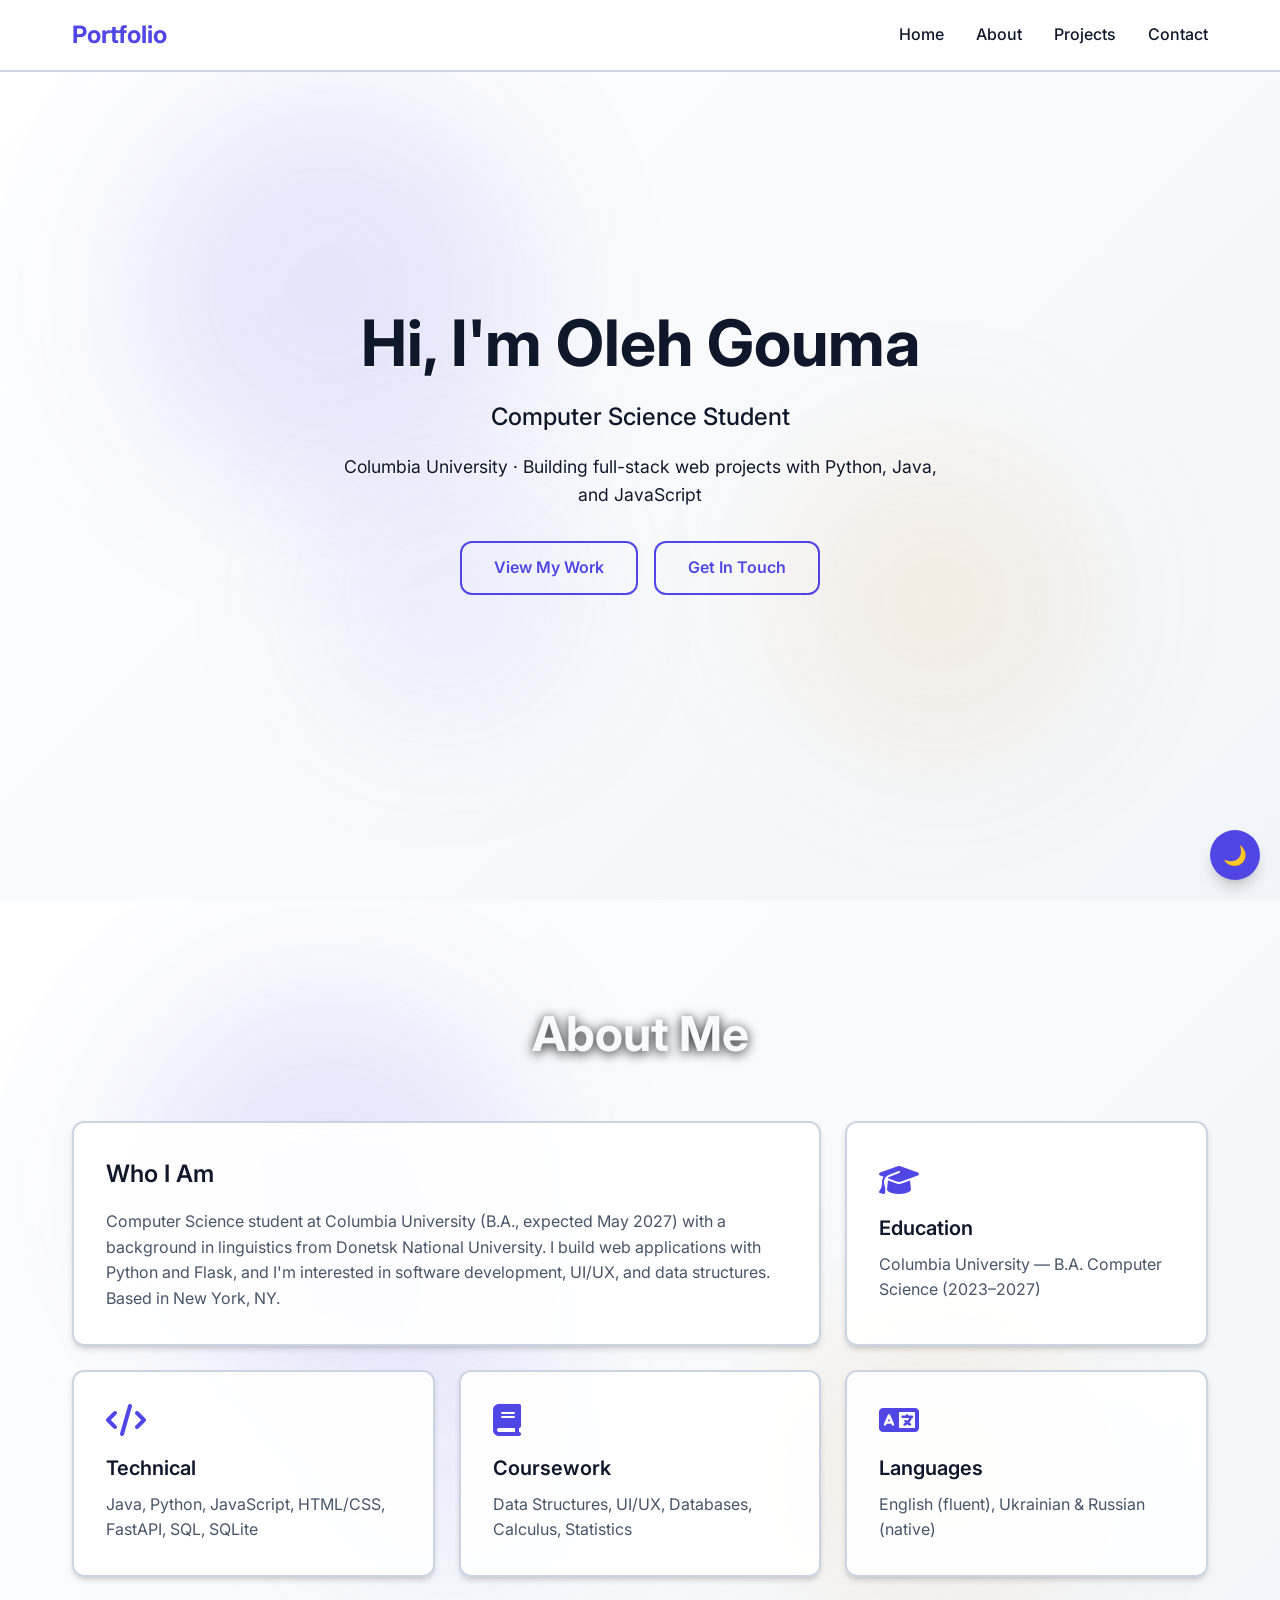
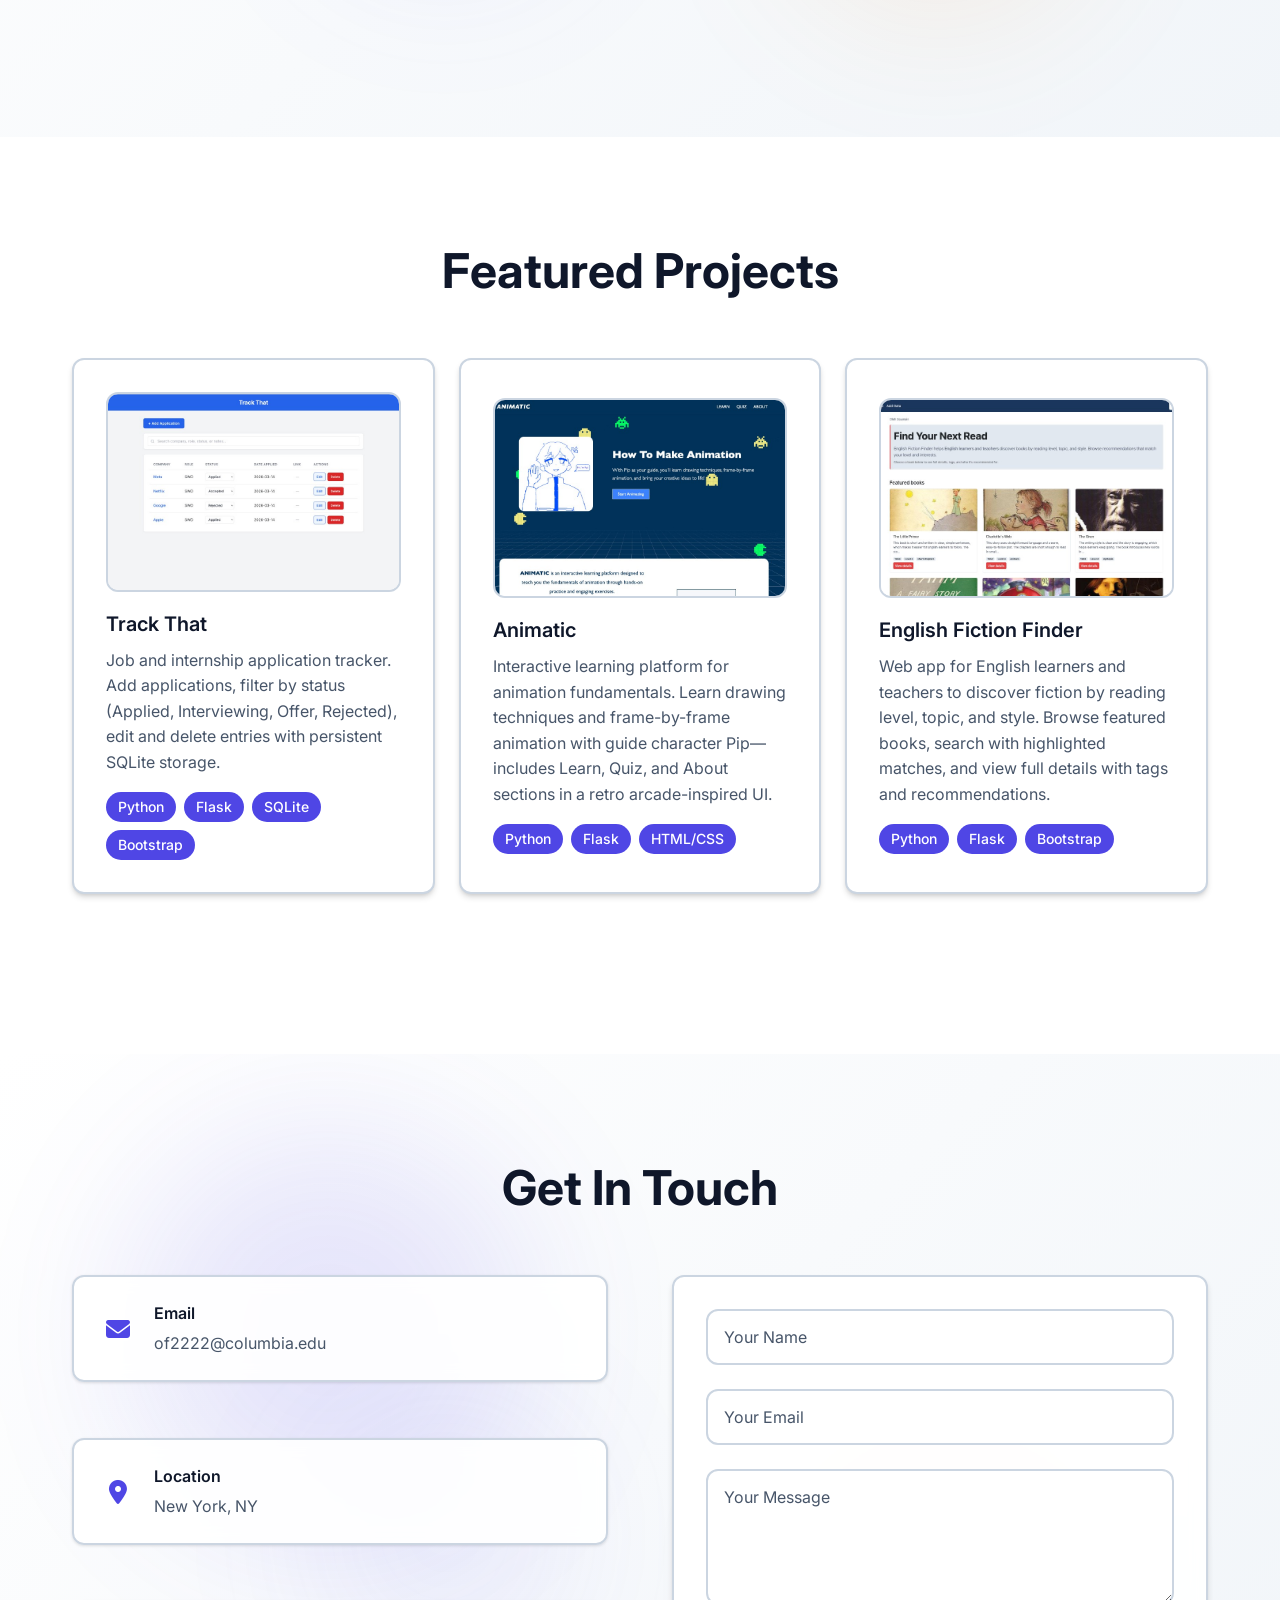
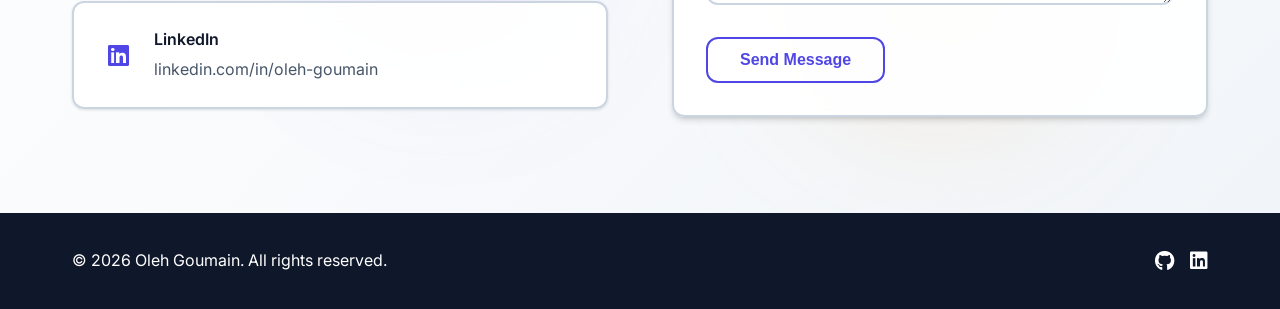
<file: Index.html>
<!DOCTYPE html>
<html lang="en">
<head>
    <meta charset="UTF-8">
    <meta name="viewport" content="width=device-width, initial-scale=1.0">
    <meta name="description" content="Oleh Goumain - Computer Science student at Columbia University. Portfolio of web projects and technical skills.">
    <title>Oleh Goumain - Portfolio</title>
    <link rel="stylesheet" href="index.css">
    <link href="https://fonts.googleapis.com/css2?family=Inter:wght@300;400;500;600;700&display=swap" rel="stylesheet">
    <link rel="stylesheet" href="https://cdnjs.cloudflare.com/ajax/libs/font-awesome/6.4.0/css/all.min.css">
</head>
<body>
    <!-- Navigation -->
    <nav class="navbar">
        <div class="nav-container">
            <div class="nav-logo">
                <span>Portfolio</span>
            </div>
            <ul class="nav-menu">
                <li><a href="#home" class="nav-link">Home</a></li>
                <li><a href="#about" class="nav-link">About</a></li>
                <li><a href="#projects" class="nav-link">Projects</a></li>
                <li><a href="#contact" class="nav-link">Contact</a></li>
            </ul>
            <div class="hamburger">
                <span class="bar"></span>
                <span class="bar"></span>
                <span class="bar"></span>
            </div>
        </div>
    </nav>

    <!-- Hero Section -->
    <section id="home" class="hero">
        <div class="hero-bg">
            <div class="hero-gradient"></div>
            <div class="hero-orb hero-orb-1"><div class="hero-orb-inner"></div></div>
            <div class="hero-orb hero-orb-2"><div class="hero-orb-inner"></div></div>
            <div class="hero-orb hero-orb-3"><div class="hero-orb-inner"></div></div>
        </div>
        <div class="hero-content">
            <h1 class="hero-title">Hi, I'm <span class="highlight">Oleh Goumain</span></h1>
            <p class="hero-subtitle">Computer Science Student</p>
            <p class="hero-description">Columbia University · Building full-stack web projects with Python, Java, and JavaScript</p>
            <div class="hero-buttons">
                <a href="#projects" class="btn btn-primary">View My Work</a>
                <a href="#contact" class="btn btn-secondary">Get In Touch</a>
            </div>
        </div>
    </section>

    <!-- About Section with Bento Grid -->
    <section id="about" class="about-section">
        <div class="hero-bg">
            <div class="hero-gradient"></div>
            <div class="hero-orb hero-orb-1"><div class="hero-orb-inner"></div></div>
            <div class="hero-orb hero-orb-2"><div class="hero-orb-inner"></div></div>
            <div class="hero-orb hero-orb-3"><div class="hero-orb-inner"></div></div>
        </div>
        <div class="container">
            <h2 class="section-title">About Me</h2>
            <div class="bento-grid">
                <div class="bento-item large">
                    <div class="bento-content">
                        <h3>Who I Am</h3>
                        <p>Computer Science student at Columbia University (B.A., expected May 2027) with a background in linguistics from Donetsk National University. I build web applications with Python and Flask, and I'm interested in software development, UI/UX, and data structures. Based in New York, NY.</p>
                    </div>
                </div>
                <div class="bento-item">
                    <div class="bento-content">
                        <i class="fas fa-graduation-cap"></i>
                        <h4>Education</h4>
                        <p>Columbia University — B.A. Computer Science (2023–2027)</p>
                    </div>
                </div>
                <div class="bento-item">
                    <div class="bento-content">
                        <i class="fas fa-code"></i>
                        <h4>Technical</h4>
                        <p>Java, Python, JavaScript, HTML/CSS, FastAPI, SQL, SQLite</p>
                    </div>
                </div>
                <div class="bento-item">
                    <div class="bento-content">
                        <i class="fas fa-book"></i>
                        <h4>Coursework</h4>
                        <p>Data Structures, UI/UX, Databases, Calculus, Statistics</p>
                    </div>
                </div>
                <div class="bento-item">
                    <div class="bento-content">
                        <i class="fas fa-language"></i>
                        <h4>Languages</h4>
                        <p>English (fluent), Ukrainian & Russian (native)</p>
                    </div>
                </div>
            </div>
        </div>
    </section>

    <!-- Projects Section with Bento Grid -->
    <section id="projects" class="projects-section">
        <div class="container">
            <h2 class="section-title">Featured Projects</h2>
            <div class="bento-grid">
                <div class="bento-item project-card">
                    <a href="https://github.com/OleNY1/Track-That" class="project-link" target="_blank" rel="noopener noreferrer">
                        <div class="bento-content">
                            <div class="project-image">
                                <img src="track-that.png" alt="Track That - Job application tracker interface">
                            </div>
                            <h4>Track That</h4>
                            <p>Job and internship application tracker. Add applications, filter by status (Applied, Interviewing, Offer, Rejected), edit and delete entries with persistent SQLite storage.</p>
                            <div class="project-tags">
                                <span class="tag">Python</span>
                                <span class="tag">Flask</span>
                                <span class="tag">SQLite</span>
                                <span class="tag">Bootstrap</span>
                            </div>
                        </div>
                    </a>
                </div>
                <div class="bento-item project-card">
                    <a href="https://github.com/OleNY1/Animatic_UI_Project" class="project-link" target="_blank" rel="noopener noreferrer">
                        <div class="bento-content">
                            <div class="project-image">
                                <img src="animatic.png" alt="Animatic - interactive animation learning platform landing page">
                            </div>
                            <h4>Animatic</h4>
                            <p>Interactive learning platform for animation fundamentals. Learn drawing techniques and frame-by-frame animation with guide character Pip—includes Learn, Quiz, and About sections in a retro arcade-inspired UI.</p>
                            <div class="project-tags">
                                <span class="tag">Python</span>
                                <span class="tag">Flask</span>
                                <span class="tag">HTML/CSS</span>
                            </div>
                        </div>
                    </a>
                </div>
                <div class="bento-item project-card">
                    <a href="https://github.com/OleNY1/English_fiction_finder" class="project-link" target="_blank" rel="noopener noreferrer">
                        <div class="bento-content">
                            <div class="project-image">
                                <img src="english-fiction-finder.png" alt="English Fiction Finder - book recommendations for English learners">
                            </div>
                            <h4>English Fiction Finder</h4>
                            <p>Web app for English learners and teachers to discover fiction by reading level, topic, and style. Browse featured books, search with highlighted matches, and view full details with tags and recommendations.</p>
                            <div class="project-tags">
                                <span class="tag">Python</span>
                                <span class="tag">Flask</span>
                                <span class="tag">Bootstrap</span>
                            </div>
                        </div>
                    </a>
                </div>
            </div>
        </div>
    </section>

    <!-- Contact Section -->
    <section id="contact" class="contact-section">
        <div class="hero-bg">
            <div class="hero-gradient"></div>
            <div class="hero-orb hero-orb-1"><div class="hero-orb-inner"></div></div>
            <div class="hero-orb hero-orb-2"><div class="hero-orb-inner"></div></div>
            <div class="hero-orb hero-orb-3"><div class="hero-orb-inner"></div></div>
        </div>
        <div class="container">
            <h2 class="section-title">Get In Touch</h2>
            <div class="contact-grid">
                <div class="contact-info">
                    <div class="contact-item">
                        <i class="fas fa-envelope"></i>
                        <div>
                            <h4>Email</h4>
                            <p><a href="mailto:of2222@columbia.edu">of2222@columbia.edu</a></p>
                        </div>
                    </div>
                    <div class="contact-item">
                        <i class="fas fa-map-marker-alt"></i>
                        <div>
                            <h4>Location</h4>
                            <p>New York, NY</p>
                        </div>
                    </div>
                    <div class="contact-item">
                        <i class="fab fa-linkedin"></i>
                        <div>
                            <h4>LinkedIn</h4>
                            <p><a href="https://linkedin.com/in/oleh-goumain" target="_blank" rel="noopener noreferrer">linkedin.com/in/oleh-goumain</a></p>
                        </div>
                    </div>
                </div>
                <div class="contact-form">
                    <form>
                        <div class="form-group">
                            <input type="text" placeholder="Your Name" required>
                        </div>
                        <div class="form-group">
                            <input type="email" placeholder="Your Email" required>
                        </div>
                        <div class="form-group">
                            <textarea placeholder="Your Message" rows="5" required></textarea>
                        </div>
                        <button type="submit" class="btn btn-primary">Send Message</button>
                    </form>
                </div>
            </div>
        </div>
    </section>

    <!-- Footer -->
    <footer class="footer">
        <div class="container">
            <div class="footer-content">
                <p>&copy; 2026 Oleh Goumain. All rights reserved.</p>
                <div class="social-links">
                    <a href="https://github.com/OleNY1" target="_blank" rel="noopener noreferrer" aria-label="GitHub"><i class="fab fa-github"></i></a>
                    <a href="https://linkedin.com/in/oleh-goumain" target="_blank" rel="noopener noreferrer" aria-label="LinkedIn"><i class="fab fa-linkedin"></i></a>
                </div>
            </div>
        </div>
    </footer>

    <script src="Index.js"></script>
</body>
</html>
</file>
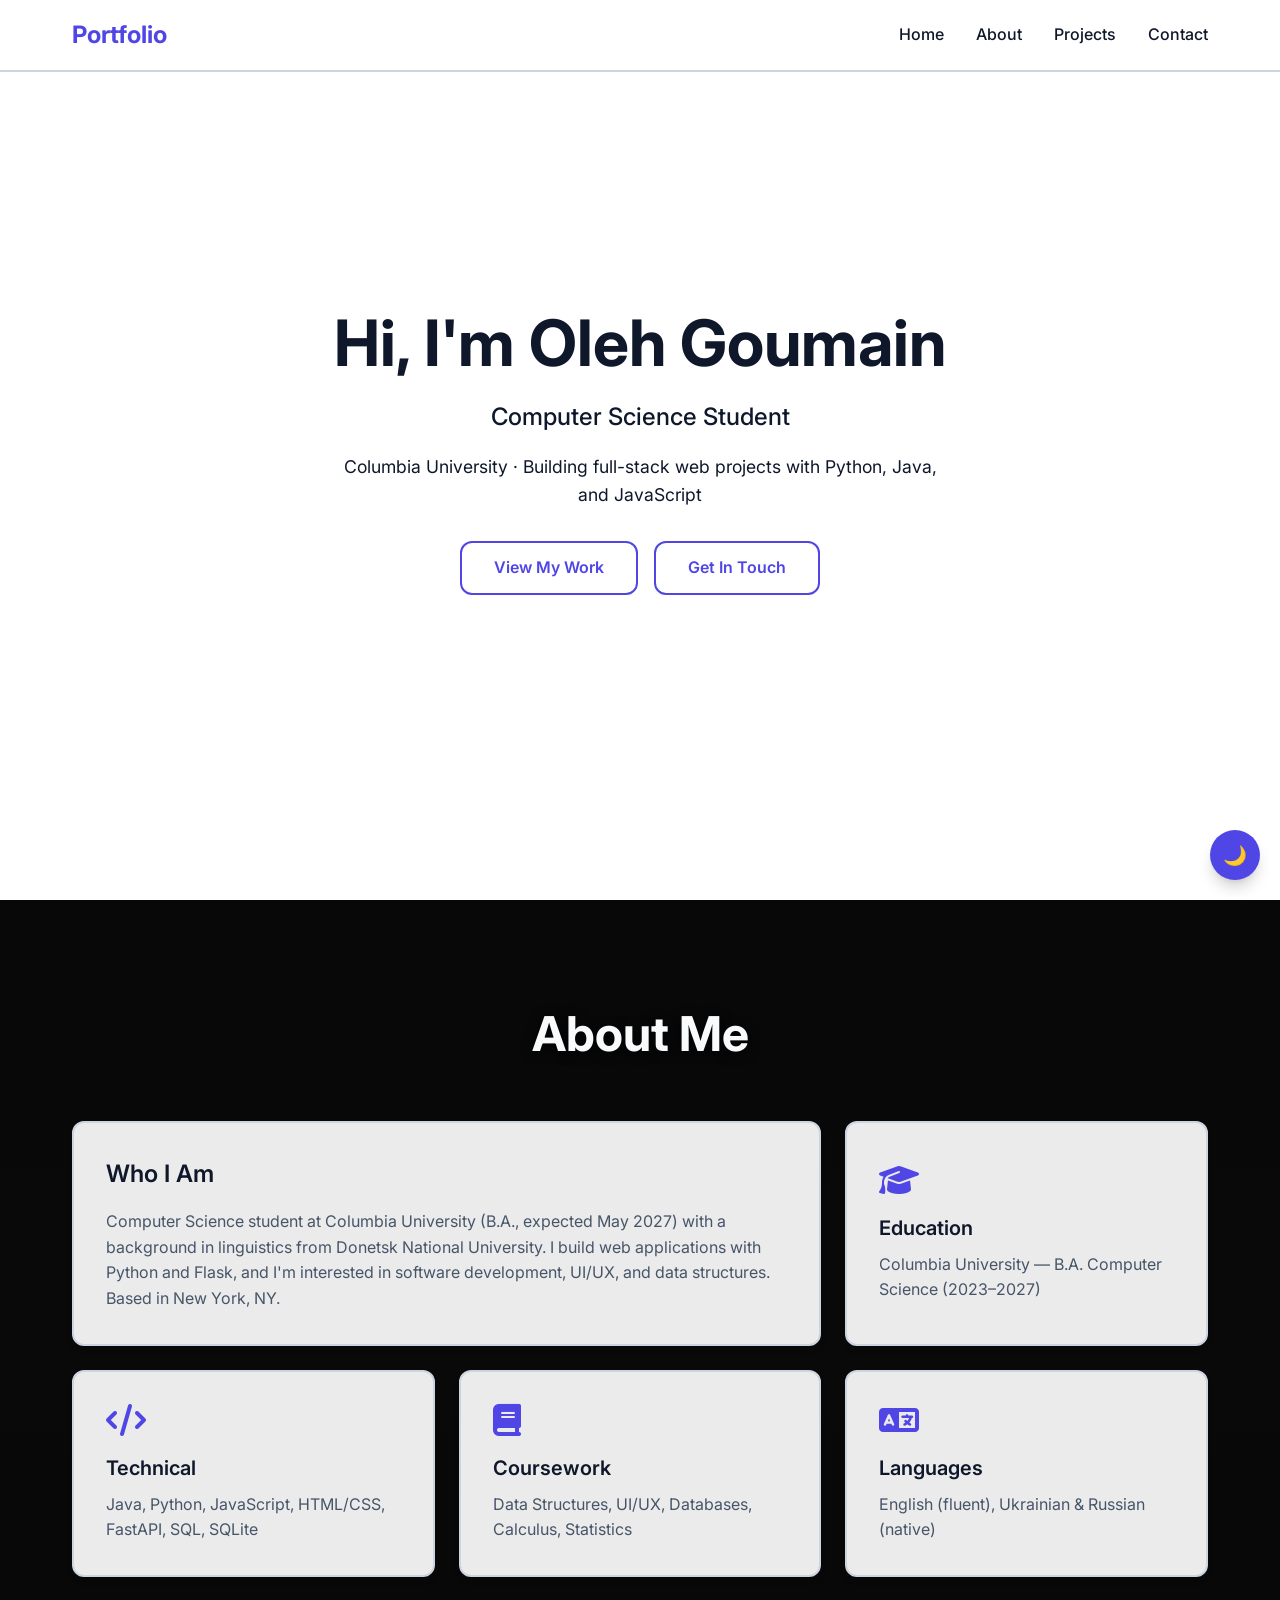
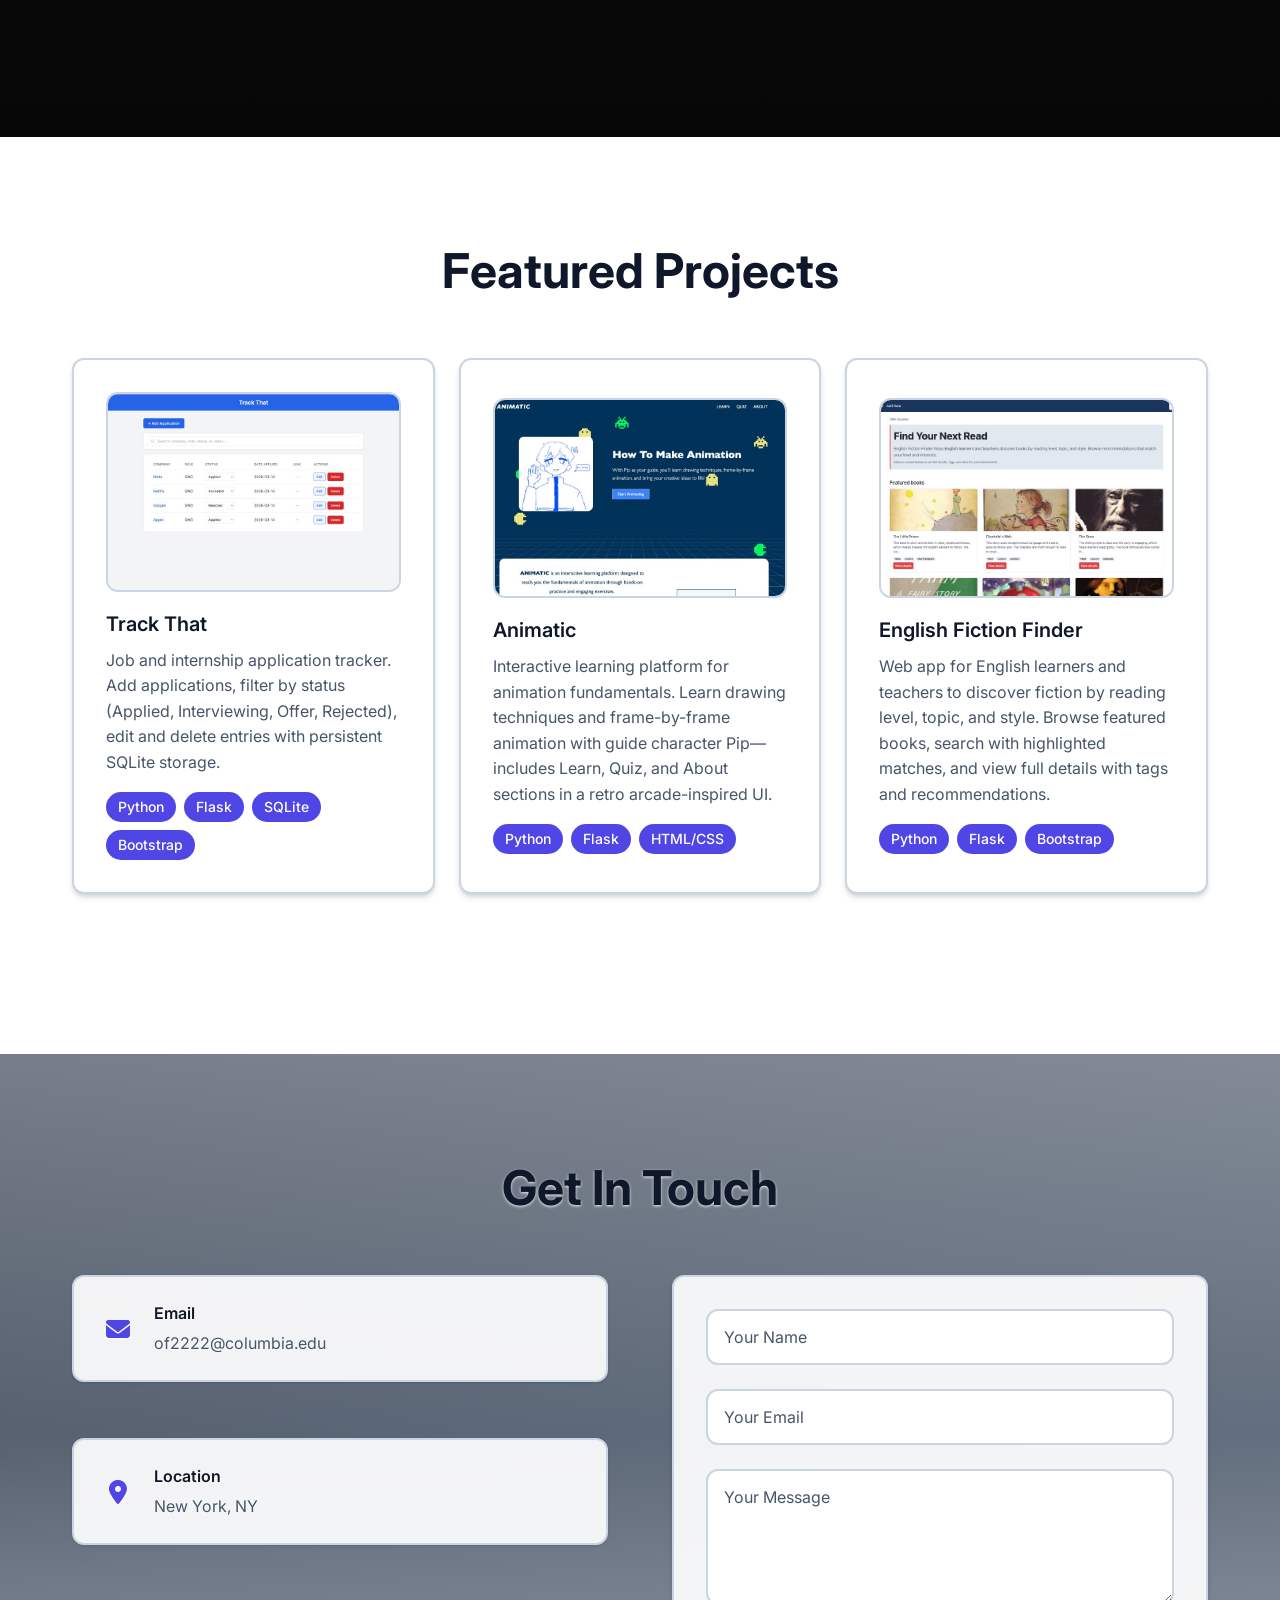
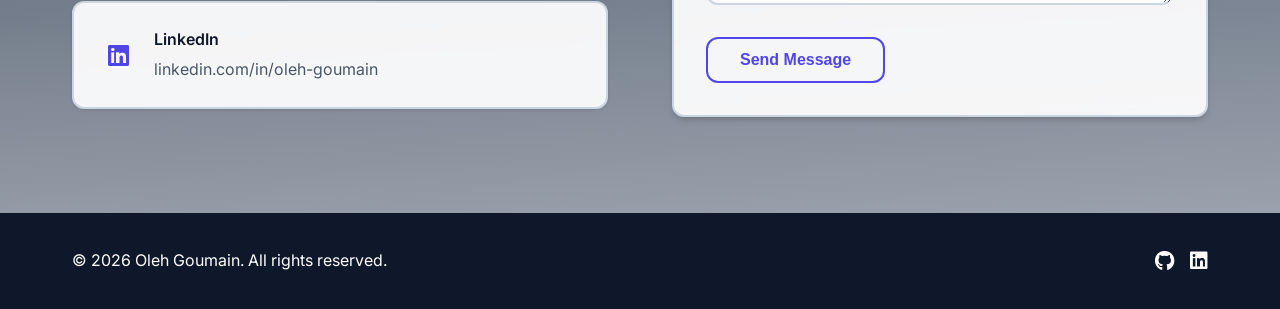
<file: index.html>
<!DOCTYPE html>
<html lang="en">
<head>
    <meta charset="UTF-8">
    <meta name="viewport" content="width=device-width, initial-scale=1.0">
    <meta name="description" content="Oleh Goumain - Computer Science student at Columbia University. Portfolio of web projects and technical skills.">
    <title>Oleh Goumain - Portfolio</title>
    <link rel="preload" href="bg-video-2.mp4" as="video" type="video/mp4">
    <link rel="stylesheet" href="index.css">
    <link href="https://fonts.googleapis.com/css2?family=Inter:wght@300;400;500;600;700&display=swap" rel="stylesheet">
    <link rel="stylesheet" href="https://cdnjs.cloudflare.com/ajax/libs/font-awesome/6.4.0/css/all.min.css">
</head>
<body>
    <!-- Navigation -->
    <nav class="navbar">
        <div class="nav-container">
            <div class="nav-logo">
                <span>Portfolio</span>
            </div>
            <ul class="nav-menu">
                <li><a href="#home" class="nav-link">Home</a></li>
                <li><a href="#about" class="nav-link">About</a></li>
                <li><a href="#projects" class="nav-link">Projects</a></li>
                <li><a href="#contact" class="nav-link">Contact</a></li>
            </ul>
            <div class="hamburger">
                <span class="bar"></span>
                <span class="bar"></span>
                <span class="bar"></span>
            </div>
        </div>
    </nav>

    <!-- Hero Section -->
    <section id="home" class="hero">
        <div class="hero-bg hero-bg--video">
            <video id="hero-video" class="bg-video" autoplay muted loop playsinline preload="auto" aria-hidden="true">
                <source src="bg-video-2.mp4" type="video/mp4">
            </video>
            <div class="hero-gradient"></div>
        </div>
        <div class="hero-content">
            <h1 class="hero-title">Hi, I'm <span class="highlight">Oleh Goumain</span></h1>
            <p class="hero-subtitle">Computer Science Student</p>
            <p class="hero-description">Columbia University · Building full-stack web projects with Python, Java, and JavaScript</p>
            <div class="hero-buttons">
                <a href="#projects" class="btn btn-primary">View My Work</a>
                <a href="#contact" class="btn btn-secondary">Get In Touch</a>
            </div>
        </div>
    </section>

    <!-- About Section with Bento Grid -->
    <section id="about" class="about-section">
        <div class="hero-bg hero-bg--video hero-bg--video-dark">
            <video class="bg-video bg-video--lazy" data-src="bg-video-1.mp4" muted loop playsinline preload="none" aria-hidden="true"></video>
            <div class="hero-gradient"></div>
        </div>
        <div class="container">
            <h2 class="section-title">About Me</h2>
            <div class="bento-grid">
                <div class="bento-item large">
                    <div class="bento-content">
                        <h3>Who I Am</h3>
                        <p>Computer Science student at Columbia University (B.A., expected May 2027) with a background in linguistics from Donetsk National University. I build web applications with Python and Flask, and I'm interested in software development, UI/UX, and data structures. Based in New York, NY.</p>
                    </div>
                </div>
                <div class="bento-item">
                    <div class="bento-content">
                        <i class="fas fa-graduation-cap"></i>
                        <h4>Education</h4>
                        <p>Columbia University — B.A. Computer Science (2023–2027)</p>
                    </div>
                </div>
                <div class="bento-item">
                    <div class="bento-content">
                        <i class="fas fa-code"></i>
                        <h4>Technical</h4>
                        <p>Java, Python, JavaScript, HTML/CSS, FastAPI, SQL, SQLite</p>
                    </div>
                </div>
                <div class="bento-item">
                    <div class="bento-content">
                        <i class="fas fa-book"></i>
                        <h4>Coursework</h4>
                        <p>Data Structures, UI/UX, Databases, Calculus, Statistics</p>
                    </div>
                </div>
                <div class="bento-item">
                    <div class="bento-content">
                        <i class="fas fa-language"></i>
                        <h4>Languages</h4>
                        <p>English (fluent), Ukrainian & Russian (native)</p>
                    </div>
                </div>
            </div>
        </div>
    </section>

    <!-- Projects Section with Bento Grid -->
    <section id="projects" class="projects-section">
        <div class="container">
            <h2 class="section-title">Featured Projects</h2>
            <div class="bento-grid">
                <div class="bento-item project-card">
                    <a href="https://github.com/OleNY1/Track-That" class="project-link" target="_blank" rel="noopener noreferrer">
                        <div class="bento-content">
                            <div class="project-image">
                                <img src="track-that.png" alt="Track That - Job application tracker interface">
                            </div>
                            <h4>Track That</h4>
                            <p>Job and internship application tracker. Add applications, filter by status (Applied, Interviewing, Offer, Rejected), edit and delete entries with persistent SQLite storage.</p>
                            <div class="project-tags">
                                <span class="tag">Python</span>
                                <span class="tag">Flask</span>
                                <span class="tag">SQLite</span>
                                <span class="tag">Bootstrap</span>
                            </div>
                        </div>
                    </a>
                </div>
                <div class="bento-item project-card">
                    <a href="https://github.com/OleNY1/Animatic_UI_Project" class="project-link" target="_blank" rel="noopener noreferrer">
                        <div class="bento-content">
                            <div class="project-image">
                                <img src="animatic.png" alt="Animatic - interactive animation learning platform landing page">
                            </div>
                            <h4>Animatic</h4>
                            <p>Interactive learning platform for animation fundamentals. Learn drawing techniques and frame-by-frame animation with guide character Pip—includes Learn, Quiz, and About sections in a retro arcade-inspired UI.</p>
                            <div class="project-tags">
                                <span class="tag">Python</span>
                                <span class="tag">Flask</span>
                                <span class="tag">HTML/CSS</span>
                            </div>
                        </div>
                    </a>
                </div>
                <div class="bento-item project-card">
                    <a href="https://github.com/OleNY1/English_fiction_finder" class="project-link" target="_blank" rel="noopener noreferrer">
                        <div class="bento-content">
                            <div class="project-image">
                                <img src="english-fiction-finder.png" alt="English Fiction Finder - book recommendations for English learners">
                            </div>
                            <h4>English Fiction Finder</h4>
                            <p>Web app for English learners and teachers to discover fiction by reading level, topic, and style. Browse featured books, search with highlighted matches, and view full details with tags and recommendations.</p>
                            <div class="project-tags">
                                <span class="tag">Python</span>
                                <span class="tag">Flask</span>
                                <span class="tag">Bootstrap</span>
                            </div>
                        </div>
                    </a>
                </div>
            </div>
        </div>
    </section>

    <!-- Contact Section -->
    <section id="contact" class="contact-section">
        <div class="hero-bg hero-bg--video" id="contact-video-wrap">
            <video id="contact-video" class="bg-video bg-video--lazy" data-src="bg-video-2.mp4" muted loop playsinline preload="none" aria-hidden="true"></video>
            <div class="hero-gradient"></div>
        </div>
        <div class="container">
            <h2 class="section-title">Get In Touch</h2>
            <div class="contact-grid">
                <div class="contact-info">
                    <div class="contact-item">
                        <i class="fas fa-envelope"></i>
                        <div>
                            <h4>Email</h4>
                            <p><a href="mailto:of2222@columbia.edu">of2222@columbia.edu</a></p>
                        </div>
                    </div>
                    <div class="contact-item">
                        <i class="fas fa-map-marker-alt"></i>
                        <div>
                            <h4>Location</h4>
                            <p>New York, NY</p>
                        </div>
                    </div>
                    <div class="contact-item">
                        <i class="fab fa-linkedin"></i>
                        <div>
                            <h4>LinkedIn</h4>
                            <p><a href="https://linkedin.com/in/oleh-goumain" target="_blank" rel="noopener noreferrer">linkedin.com/in/oleh-goumain</a></p>
                        </div>
                    </div>
                </div>
                <div class="contact-form">
                    <form id="contact-form" action="https://formsubmit.co/of2222@columbia.edu" method="POST">
                        <input type="hidden" name="_subject" value="New message from portfolio site">
                        <input type="hidden" name="_captcha" value="false">
                        <input type="hidden" name="_template" value="table">
                        <div class="form-group">
                            <input type="text" name="name" placeholder="Your Name" required>
                        </div>
                        <div class="form-group">
                            <input type="email" name="email" placeholder="Your Email" required>
                        </div>
                        <div class="form-group">
                            <textarea name="message" placeholder="Your Message" rows="5" required></textarea>
                        </div>
                        <button type="submit" class="btn btn-primary">Send Message</button>
                    </form>
                </div>
            </div>
        </div>
    </section>

    <!-- Footer -->
    <footer class="footer">
        <div class="container">
            <div class="footer-content">
                <p>&copy; 2026 Oleh Goumain. All rights reserved.</p>
                <div class="social-links">
                    <a href="https://github.com/OleNY1" target="_blank" rel="noopener noreferrer" aria-label="GitHub"><i class="fab fa-github"></i></a>
                    <a href="https://linkedin.com/in/oleh-goumain" target="_blank" rel="noopener noreferrer" aria-label="LinkedIn"><i class="fab fa-linkedin"></i></a>
                </div>
            </div>
        </div>
    </footer>

    <script src="Index.js"></script>
</body>
</html>
</file>
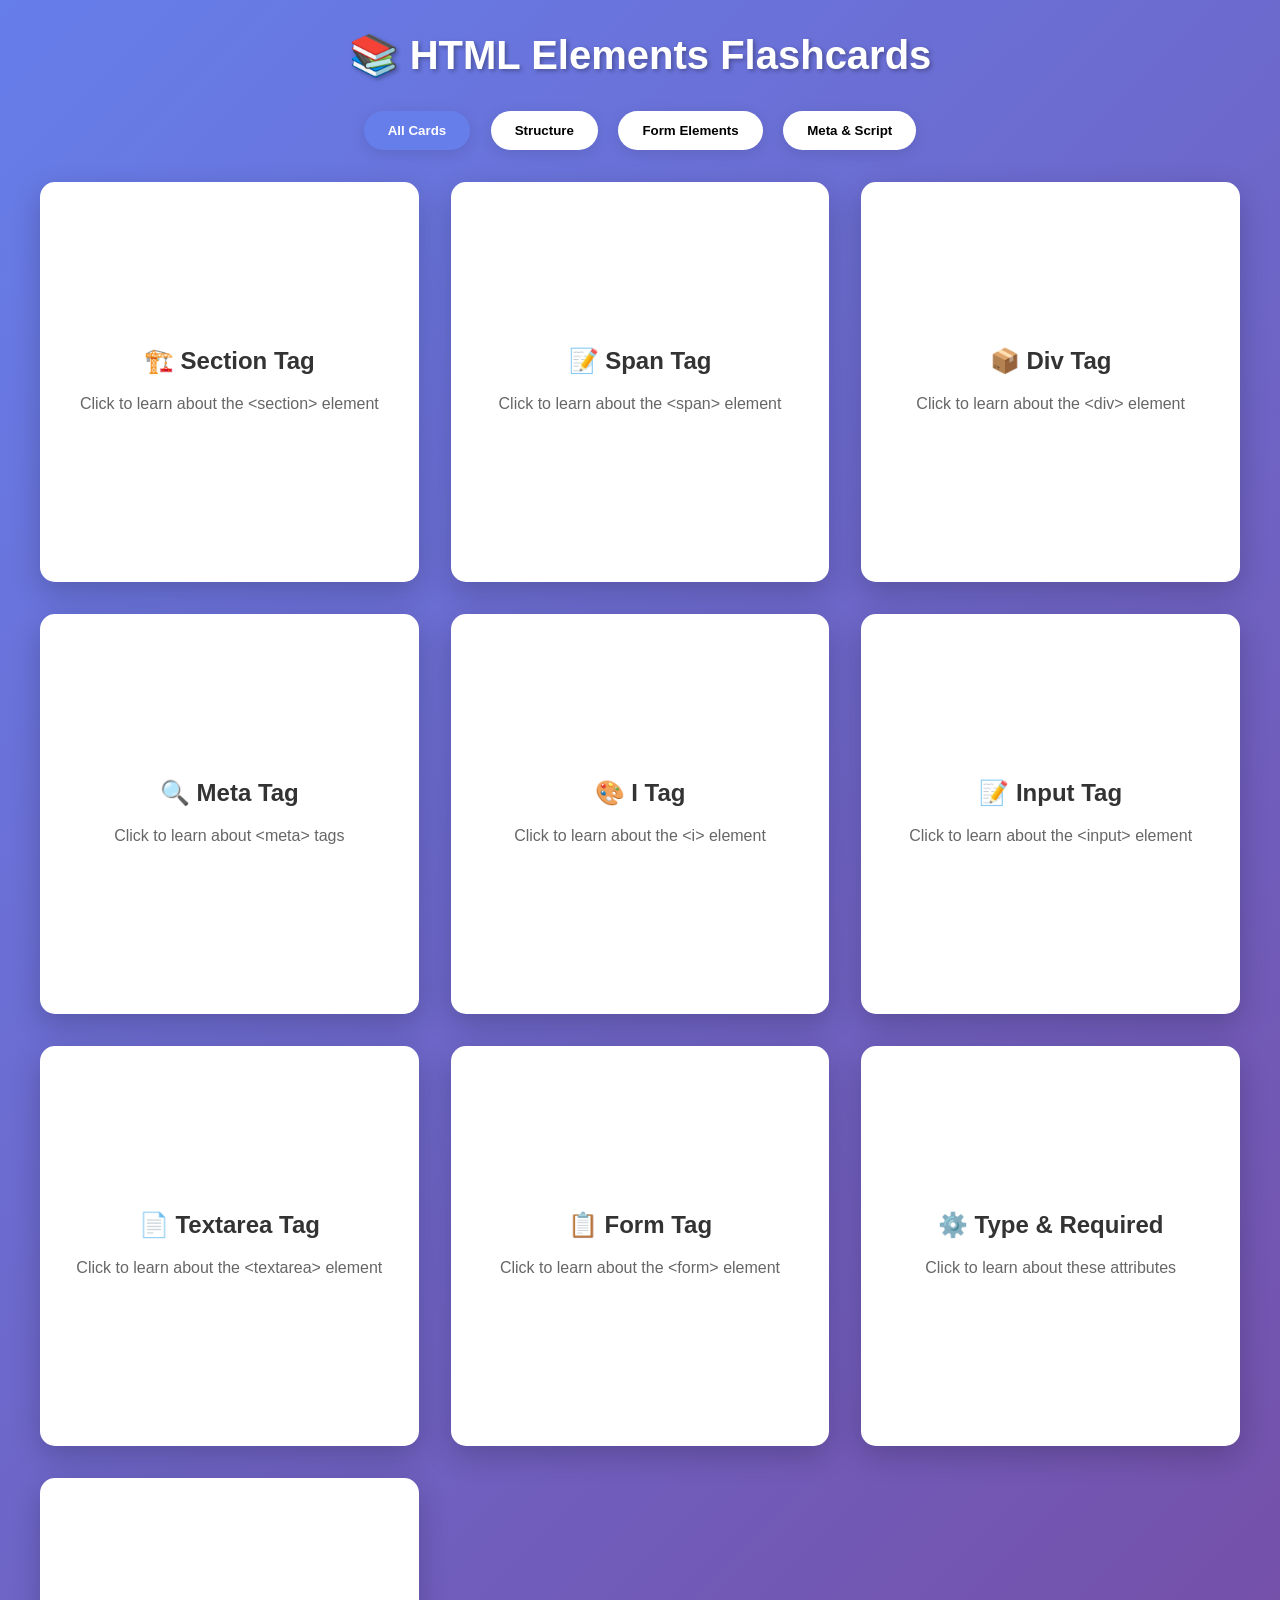
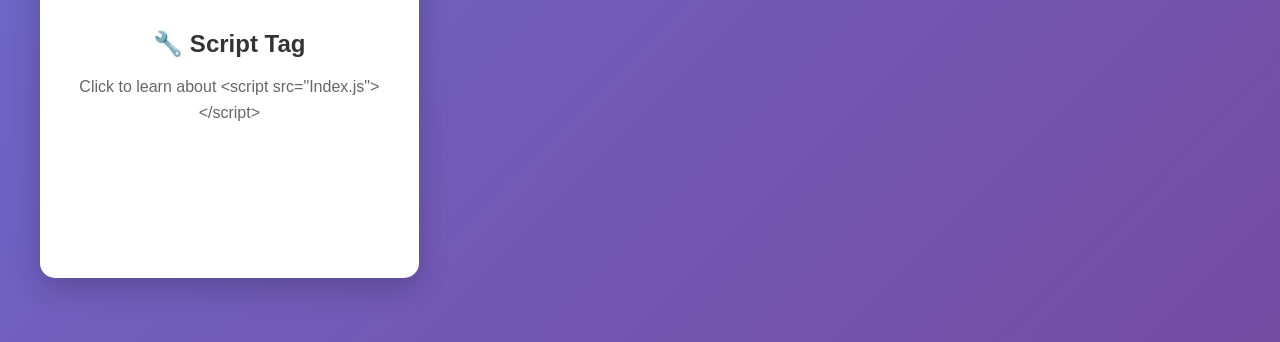
<file: flashcards.html>
<!DOCTYPE html>
<html lang="en">
<head>
    <meta charset="UTF-8">
    <meta name="viewport" content="width=device-width, initial-scale=1.0">
    <title>HTML Elements Flashcards</title>
    <style>
        * {
            margin: 0;
            padding: 0;
            box-sizing: border-box;
        }

        body {
            font-family: 'Inter', -apple-system, BlinkMacSystemFont, 'Segoe UI', Roboto, sans-serif;
            background: linear-gradient(135deg, #667eea 0%, #764ba2 100%);
            min-height: 100vh;
            padding: 2rem;
        }

        .container {
            max-width: 1200px;
            margin: 0 auto;
        }

        h1 {
            text-align: center;
            color: white;
            margin-bottom: 2rem;
            font-size: 2.5rem;
            text-shadow: 2px 2px 4px rgba(0,0,0,0.3);
        }

        .flashcards-grid {
            display: grid;
            grid-template-columns: repeat(auto-fit, minmax(350px, 1fr));
            gap: 2rem;
            margin-bottom: 2rem;
        }

        .flashcard {
            background: white;
            border-radius: 15px;
            box-shadow: 0 10px 30px rgba(0,0,0,0.2);
            overflow: hidden;
            transition: transform 0.3s ease, box-shadow 0.3s ease;
            cursor: pointer;
            height: 400px;
            perspective: 1000px;
        }

        .flashcard:hover {
            transform: translateY(-5px);
            box-shadow: 0 20px 40px rgba(0,0,0,0.3);
        }

        .flashcard-inner {
            position: relative;
            width: 100%;
            height: 100%;
            text-align: center;
            transition: transform 0.6s;
            transform-style: preserve-3d;
        }

        .flashcard.flipped .flashcard-inner {
            transform: rotateY(180deg);
        }

        .flashcard-front, .flashcard-back {
            position: absolute;
            width: 100%;
            height: 100%;
            backface-visibility: hidden;
            display: flex;
            flex-direction: column;
            justify-content: center;
            align-items: center;
            padding: 2rem;
        }

        .flashcard-back {
            transform: rotateY(180deg);
            background: #f8f9fa;
        }

        .flashcard-title {
            font-size: 1.5rem;
            font-weight: 700;
            color: #333;
            margin-bottom: 1rem;
        }

        .flashcard-content {
            color: #666;
            line-height: 1.6;
            font-size: 1rem;
        }

        .code-example {
            background: #2d3748;
            color: #e2e8f0;
            padding: 1rem;
            border-radius: 8px;
            font-family: 'Courier New', monospace;
            font-size: 0.9rem;
            margin: 1rem 0;
            text-align: left;
            overflow-x: auto;
        }

        .tag-highlight {
            color: #4299e1;
            font-weight: bold;
        }

        .attribute-highlight {
            color: #f6ad55;
            font-weight: bold;
        }

        .navigation {
            text-align: center;
            margin-bottom: 2rem;
        }

        .nav-btn {
            background: white;
            border: none;
            padding: 0.75rem 1.5rem;
            margin: 0 0.5rem;
            border-radius: 25px;
            cursor: pointer;
            font-weight: 600;
            transition: all 0.3s ease;
            box-shadow: 0 4px 15px rgba(0,0,0,0.1);
        }

        .nav-btn:hover {
            transform: translateY(-2px);
            box-shadow: 0 6px 20px rgba(0,0,0,0.15);
        }

        .nav-btn.active {
            background: #667eea;
            color: white;
        }

        @media (max-width: 768px) {
            .flashcards-grid {
                grid-template-columns: 1fr;
            }
            
            .flashcard {
                height: 350px;
            }
        }
    </style>
</head>
<body>
    <div class="container">
        <h1>📚 HTML Elements Flashcards</h1>
        
        <div class="navigation">
            <button class="nav-btn active" onclick="showAll()">All Cards</button>
            <button class="nav-btn" onclick="showStructure()">Structure</button>
            <button class="nav-btn" onclick="showForm()">Form Elements</button>
            <button class="nav-btn" onclick="showMeta()">Meta & Script</button>
        </div>

        <div class="flashcards-grid">
            <!-- Section Tag -->
            <div class="flashcard" onclick="flipCard(this)">
                <div class="flashcard-inner">
                    <div class="flashcard-front">
                        <div class="flashcard-title">🏗️ Section Tag</div>
                        <div class="flashcard-content">
                            <p>Click to learn about the &lt;section&gt; element</p>
                        </div>
                    </div>
                    <div class="flashcard-back">
                        <div class="flashcard-title">Section Tag</div>
                        <div class="flashcard-content">
                            <p><strong>Purpose:</strong> Groups related content into distinct parts of a document.</p>
                            <p><strong>Semantic:</strong> Helps screen readers and search engines understand page structure.</p>
                            <div class="code-example">
&lt;section id="about"&gt;<br>
&nbsp;&nbsp;&lt;h2&gt;About Me&lt;/h2&gt;<br>
&nbsp;&nbsp;&lt;p&gt;My story...&lt;/p&gt;<br>
&lt;/section&gt;
                            </div>
                            <p><strong>Benefits:</strong> Accessibility, SEO, navigation, code organization</p>
                        </div>
                    </div>
                </div>
            </div>

            <!-- Span Tag -->
            <div class="flashcard" onclick="flipCard(this)">
                <div class="flashcard-inner">
                    <div class="flashcard-front">
                        <div class="flashcard-title">📝 Span Tag</div>
                        <div class="flashcard-content">
                            <p>Click to learn about the &lt;span&gt; element</p>
                        </div>
                    </div>
                    <div class="flashcard-back">
                        <div class="flashcard-title">Span Tag</div>
                        <div class="flashcard-content">
                            <p><strong>Purpose:</strong> Inline container for styling or targeting specific text.</p>
                            <p><strong>Inline Element:</strong> Doesn't create line breaks, flows with text.</p>
                            <div class="code-example">
&lt;p&gt;Hello &lt;span class="highlight"&gt;world&lt;/span&gt;!&lt;/p&gt;
                            </div>
                            <p><strong>Common Uses:</strong> Highlighting text, applying styles, JavaScript targeting</p>
                            <p><strong>vs Div:</strong> Span is inline, div is block-level</p>
                        </div>
                    </div>
                </div>
            </div>

            <!-- Div Tag -->
            <div class="flashcard" onclick="flipCard(this)">
                <div class="flashcard-inner">
                    <div class="flashcard-front">
                        <div class="flashcard-title">📦 Div Tag</div>
                        <div class="flashcard-content">
                            <p>Click to learn about the &lt;div&gt; element</p>
                        </div>
                    </div>
                    <div class="flashcard-back">
                        <div class="flashcard-title">Div Tag</div>
                        <div class="flashcard-content">
                            <p><strong>Purpose:</strong> Generic block-level container for grouping elements.</p>
                            <p><strong>Block Element:</strong> Creates line breaks, takes full width.</p>
                            <div class="code-example">
&lt;div class="hamburger"&gt;<br>
&nbsp;&nbsp;&lt;span class="bar"&gt;&lt;/span&gt;<br>
&nbsp;&nbsp;&lt;span class="bar"&gt;&lt;/span&gt;<br>
&nbsp;&nbsp;&lt;span class="bar"&gt;&lt;/span&gt;<br>
&lt;/div&gt;
                            </div>
                            <p><strong>Why under hamburger:</strong> Groups the three lines together for styling and JavaScript targeting</p>
                        </div>
                    </div>
                </div>
            </div>

            <!-- Meta Tag -->
            <div class="flashcard" onclick="flipCard(this)">
                <div class="flashcard-inner">
                    <div class="flashcard-front">
                        <div class="flashcard-title">🔍 Meta Tag</div>
                        <div class="flashcard-content">
                            <p>Click to learn about &lt;meta&gt; tags</p>
                        </div>
                    </div>
                    <div class="flashcard-back">
                        <div class="flashcard-title">Meta Tag</div>
                        <div class="flashcard-content">
                            <p><strong>Purpose:</strong> Provides metadata about the HTML document.</p>
                            <p><strong>Placement:</strong> Always in the &lt;head&gt; section.</p>
                            <div class="code-example">
&lt;meta charset="UTF-8"&gt;<br>
&lt;meta name="viewport" content="width=device-width, initial-scale=1.0"&gt;<br>
&lt;meta name="description" content="My portfolio"&gt;
                            </div>
                            <p><strong>Common Uses:</strong> Character encoding, viewport settings, SEO descriptions, social media cards</p>
                        </div>
                    </div>
                </div>
            </div>

            <!-- I Tag -->
            <div class="flashcard" onclick="flipCard(this)">
                <div class="flashcard-inner">
                    <div class="flashcard-front">
                        <div class="flashcard-title">🎨 I Tag</div>
                        <div class="flashcard-content">
                            <p>Click to learn about the &lt;i&gt; element</p>
                        </div>
                    </div>
                    <div class="flashcard-back">
                        <div class="flashcard-title">I Tag</div>
                        <div class="flashcard-content">
                            <p><strong>Purpose:</strong> Represents text in an alternate voice or mood (italic).</p>
                            <p><strong>Semantic:</strong> Indicates emphasis, foreign words, technical terms, thoughts.</p>
                            <div class="code-example">
&lt;p&gt;The word &lt;i&gt;bonjour&lt;/i&gt; means hello in French.&lt;/p&gt;<br>
&lt;i class="fas fa-code"&gt;&lt;/i&gt; &lt;!-- Font Awesome icon --&gt;
                            </div>
                            <p><strong>Common Uses:</strong> Foreign words, technical terms, icons (with Font Awesome)</p>
                            <p><strong>Note:</strong> Often used for icons in modern web development</p>
                        </div>
                    </div>
                </div>
            </div>

            <!-- Input Tag -->
            <div class="flashcard" onclick="flipCard(this)">
                <div class="flashcard-inner">
                    <div class="flashcard-front">
                        <div class="flashcard-title">📝 Input Tag</div>
                        <div class="flashcard-content">
                            <p>Click to learn about the &lt;input&gt; element</p>
                        </div>
                    </div>
                    <div class="flashcard-back">
                        <div class="flashcard-title">Input Tag</div>
                        <div class="flashcard-content">
                            <p><strong>Purpose:</strong> Creates interactive form controls for user input.</p>
                            <p><strong>Self-closing:</strong> No closing tag needed.</p>
                            <div class="code-example">
&lt;input type="text" placeholder="Your name" required&gt;<br>
&lt;input type="email" placeholder="Your email"&gt;<br>
&lt;input type="password"&gt;
                            </div>
                            <p><strong>Common Types:</strong> text, email, password, number, date, file, submit</p>
                            <p><strong>Attributes:</strong> type, name, placeholder, required, value</p>
                        </div>
                    </div>
                </div>
            </div>

            <!-- Textarea Tag -->
            <div class="flashcard" onclick="flipCard(this)">
                <div class="flashcard-inner">
                    <div class="flashcard-front">
                        <div class="flashcard-title">📄 Textarea Tag</div>
                        <div class="flashcard-content">
                            <p>Click to learn about the &lt;textarea&gt; element</p>
                        </div>
                    </div>
                    <div class="flashcard-back">
                        <div class="flashcard-title">Textarea Tag</div>
                        <div class="flashcard-content">
                            <p><strong>Purpose:</strong> Multi-line text input field for longer content.</p>
                            <p><strong>Resizable:</strong> Users can resize the text area.</p>
                            <div class="code-example">
&lt;textarea placeholder="Your message" rows="5" cols="50"&gt;&lt;/textarea&gt;
                            </div>
                            <p><strong>Common Uses:</strong> Comments, messages, descriptions, long-form content</p>
                            <p><strong>Attributes:</strong> rows, cols, placeholder, required, maxlength</p>
                        </div>
                    </div>
                </div>
            </div>

            <!-- Form Tag -->
            <div class="flashcard" onclick="flipCard(this)">
                <div class="flashcard-inner">
                    <div class="flashcard-front">
                        <div class="flashcard-title">📋 Form Tag</div>
                        <div class="flashcard-content">
                            <p>Click to learn about the &lt;form&gt; element</p>
                        </div>
                    </div>
                    <div class="flashcard-back">
                        <div class="flashcard-title">Form Tag</div>
                        <div class="flashcard-content">
                            <p><strong>Purpose:</strong> Container for form elements that collect user data.</p>
                            <p><strong>Submission:</strong> Handles form submission and data processing.</p>
                            <div class="code-example">
&lt;form action="/submit" method="POST"&gt;<br>
&nbsp;&nbsp;&lt;input type="text" name="name"&gt;<br>
&nbsp;&nbsp;&lt;textarea name="message"&gt;&lt;/textarea&gt;<br>
&nbsp;&nbsp;&lt;button type="submit"&gt;Send&lt;/button&gt;<br>
&lt;/form&gt;
                            </div>
                            <p><strong>Attributes:</strong> action (where to send), method (GET/POST)</p>
                        </div>
                    </div>
                </div>
            </div>

            <!-- Type and Required Attributes -->
            <div class="flashcard" onclick="flipCard(this)">
                <div class="flashcard-inner">
                    <div class="flashcard-front">
                        <div class="flashcard-title">⚙️ Type & Required</div>
                        <div class="flashcard-content">
                            <p>Click to learn about these attributes</p>
                        </div>
                    </div>
                    <div class="flashcard-back">
                        <div class="flashcard-title">Type & Required Attributes</div>
                        <div class="flashcard-content">
                            <p><strong>Type Attribute:</strong> Specifies the input type and behavior.</p>
                            <div class="code-example">
&lt;input type="text"&gt; &lt;!-- Text input --&gt;<br>
&lt;input type="email"&gt; &lt;!-- Email with validation --&gt;<br>
&lt;input type="password"&gt; &lt;!-- Hidden text --&gt;<br>
&lt;input type="submit"&gt; &lt;!-- Submit button --&gt;
                            </div>
                            <p><strong>Required Attribute:</strong> Makes the field mandatory for form submission.</p>
                            <div class="code-example">
&lt;input type="email" required&gt; &lt;!-- Must be filled --&gt;
                            </div>
                        </div>
                    </div>
                </div>
            </div>

            <!-- Script Tag -->
            <div class="flashcard" onclick="flipCard(this)">
                <div class="flashcard-inner">
                    <div class="flashcard-front">
                        <div class="flashcard-title">🔧 Script Tag</div>
                        <div class="flashcard-content">
                            <p>Click to learn about &lt;script src="Index.js"&gt;&lt;/script&gt;</p>
                        </div>
                    </div>
                    <div class="flashcard-back">
                        <div class="flashcard-title">Script Tag</div>
                        <div class="flashcard-content">
                            <p><strong>Purpose:</strong> Links external JavaScript file to the HTML document.</p>
                            <p><strong>Function:</strong> Loads and executes JavaScript code from Index.js file.</p>
                            <div class="code-example">
&lt;script src="Index.js"&gt;&lt;/script&gt;
                            </div>
                            <p><strong>What it does:</strong></p>
                            <ul style="text-align: left; margin: 1rem 0;">
                                <li>Loads mobile navigation functionality</li>
                                <li>Enables smooth scrolling</li>
                                <li>Handles form submission</li>
                                <li>Adds animations and interactions</li>
                                <li>Manages theme toggle</li>
                            </ul>
                            <p><strong>Placement:</strong> Usually at the end of &lt;body&gt; for better performance</p>
                        </div>
                    </div>
                </div>
            </div>
        </div>
    </div>

    <script>
        function flipCard(card) {
            card.classList.toggle('flipped');
        }

        function showAll() {
            document.querySelectorAll('.flashcard').forEach(card => {
                card.style.display = 'block';
            });
            updateNavButtons('All Cards');
        }

        function showStructure() {
            const structureCards = [0, 1, 2]; // Section, Span, Div
            showFilteredCards(structureCards);
            updateNavButtons('Structure');
        }

        function showForm() {
            const formCards = [4, 5, 6, 7]; // I, Input, Textarea, Form, Type/Required
            showFilteredCards(formCards);
            updateNavButtons('Form Elements');
        }

        function showMeta() {
            const metaCards = [3, 8]; // Meta, Script
            showFilteredCards(metaCards);
            updateNavButtons('Meta & Script');
        }

        function showFilteredCards(visibleIndices) {
            const cards = document.querySelectorAll('.flashcard');
            cards.forEach((card, index) => {
                if (visibleIndices.includes(index)) {
                    card.style.display = 'block';
                } else {
                    card.style.display = 'none';
                }
            });
        }

        function updateNavButtons(activeText) {
            document.querySelectorAll('.nav-btn').forEach(btn => {
                btn.classList.remove('active');
                if (btn.textContent === activeText) {
                    btn.classList.add('active');
                }
            });
        }

        // Add keyboard navigation
        document.addEventListener('keydown', (e) => {
            if (e.key === 'ArrowLeft' || e.key === 'ArrowRight') {
                const visibleCards = Array.from(document.querySelectorAll('.flashcard')).filter(card => 
                    card.style.display !== 'none'
                );
                const currentCard = document.querySelector('.flashcard.flipped');
                const currentIndex = visibleCards.indexOf(currentCard);
                
                if (e.key === 'ArrowRight' && currentIndex < visibleCards.length - 1) {
                    if (currentCard) currentCard.classList.remove('flipped');
                    visibleCards[currentIndex + 1].classList.add('flipped');
                } else if (e.key === 'ArrowLeft' && currentIndex > 0) {
                    if (currentCard) currentCard.classList.remove('flipped');
                    visibleCards[currentIndex - 1].classList.add('flipped');
                }
            }
        });
    </script>
</body>
</html>
</file>
<file: index.css>
/* Reset and Base Styles */
* {
    margin: 0;
    padding: 0;
    box-sizing: border-box;
}

:root {
    --primary-color: #4f46e5;
    --primary-dark: #4338ca;
    --secondary-color: #d97706;
    --text-primary: #0f172a;
    --text-secondary: #475569;
    --bg-primary: #ffffff;
    --bg-secondary: #f1f5f9;
    --bg-tertiary: #e2e8f0;
    --border-color: #cbd5e1;
    --shadow-sm: 0 1px 3px 0 rgb(0 0 0 / 0.12);
    --shadow-md: 0 4px 6px -1px rgb(0 0 0 / 0.15), 0 2px 4px -2px rgb(0 0 0 / 0.12);
    --shadow-lg: 0 10px 15px -3px rgb(0 0 0 / 0.18), 0 4px 6px -4px rgb(0 0 0 / 0.12);
    --shadow-xl: 0 20px 25px -5px rgb(0 0 0 / 0.2), 0 8px 10px -6px rgb(0 0 0 / 0.15);
    --border-radius: 12px;
    --transition: all 0.3s cubic-bezier(0.4, 0, 0.2, 1);
}

body {
    font-family: 'Inter', -apple-system, BlinkMacSystemFont, 'Segoe UI', Roboto, sans-serif;
    line-height: 1.6;
    color: var(--text-primary);
    background-color: var(--bg-primary);
    overflow-x: hidden;
}

.container {
    max-width: 1200px;
    margin: 0 auto;
    padding: 0 2rem;
}

/* Navigation */
.navbar {
    position: fixed;
    top: 0;
    width: 100%;
    background: rgba(255, 255, 255, 0.98);
    backdrop-filter: blur(10px);
    border-bottom: 2px solid var(--border-color);
    z-index: 1000;
    transition: var(--transition);
}

.nav-container {
    max-width: 1200px;
    margin: 0 auto;
    padding: 0 2rem;
    display: flex;
    justify-content: space-between;
    align-items: center;
    height: 70px;
}

.nav-logo span {
    font-size: 1.5rem;
    font-weight: 700;
    color: var(--primary-color);
}

.nav-menu {
    display: flex;
    list-style: none;
    gap: 2rem;
}


.nav-link {
    text-decoration: none;
    color: var(--text-primary);
    font-weight: 500;
    transition: var(--transition);
    position: relative;      
}

.nav-link:hover {
    color: var(--primary-color);
}

.nav-link::after {
    content: '';
    position: absolute;
    bottom: -5px;
    left: 0;
    width: 0;
    height: 2px;
    background: var(--primary-color);
    transition: var(--transition);
}

.nav-link:hover::after {
    width: 100%;
}

.hamburger {
    display: none;
    flex-direction: column;
    cursor: pointer;
}

.bar {
    width: 25px;
    height: 3px;
    background: var(--text-primary);
    margin: 3px 0;
    transition: var(--transition);
}


/* Hero Section */
.hero {
    min-height: 100vh;
    display: flex;
    align-items: center;
    justify-content: center;
    text-align: center;
    padding: 2rem;
    position: relative;
    overflow: hidden;
}

.hero-bg {
    position: absolute;
    inset: 0;
    pointer-events: none;
    overflow: hidden;
}

.bg-video {
    position: absolute;
    inset: 0;
    width: 100%;
    height: 100%;
    object-fit: cover;
    z-index: 0;
}

.bg-video--lazy {
    opacity: 0;
    transition: opacity 0.6s ease-in;
}

.bg-video--lazy.is-playing {
    opacity: 1;
}

.contact-section .hero-bg--video {
    background: linear-gradient(160deg, #1e293b 0%, #334155 45%, #475569 100%);
}

.about-section .hero-bg--video-dark {
    background: #0a0a0a;
}

.hero-bg--video .hero-gradient {
    z-index: 1;
    background: linear-gradient(
        180deg,
        rgba(255, 255, 255, 0.35) 0%,
        rgba(255, 255, 255, 0.15) 45%,
        rgba(255, 255, 255, 0.4) 100%
    );
    animation: none;
}

.hero .hero-bg--video .hero-gradient,
.contact-section .hero-bg--video .hero-gradient {
    background: linear-gradient(
        180deg,
        rgba(255, 255, 255, 0.4) 0%,
        rgba(255, 255, 255, 0.2) 50%,
        rgba(255, 255, 255, 0.45) 100%
    );
}

.about-section .hero-bg--video-dark .hero-gradient {
    background: linear-gradient(
        180deg,
        rgba(0, 0, 0, 0.25) 0%,
        rgba(0, 0, 0, 0.1) 50%,
        rgba(0, 0, 0, 0.3) 100%
    );
}

.about-section .section-title {
    color: #f8fafc;
    text-shadow: 0 2px 12px rgba(0, 0, 0, 0.9);
}

.hero .hero-content,
.hero .hero-content .hero-title,
.hero .hero-content .hero-subtitle,
.hero .hero-content .hero-description,
.contact-section .section-title,
.contact-section .contact-item,
.contact-section .contact-form {
    text-shadow: 0 1px 3px rgba(255, 255, 255, 0.9);
}

.about-section .bento-item,
.contact-section .contact-item,
.contact-section .contact-form {
    background: rgba(255, 255, 255, 0.92);
    backdrop-filter: blur(8px);
}

.hero-gradient {
    position: absolute;
    inset: 0;
    background: linear-gradient(135deg, #ffffff 0%, #f1f5f9 25%, #e2e8f0 50%, #cbd5e1 75%, #f8fafc 100%);
    background-size: 400% 400%;
    animation: gradientShift 15s ease infinite;
}

.hero-orb {
    position: absolute;
    transition: transform 0.3s ease-out;
}

.hero-orb-inner {
    width: 100%;
    height: 100%;
    border-radius: 50%;
    filter: blur(80px);
    opacity: 0.5;
}

.hero-orb-1 {
    width: 400px;
    height: 400px;
    top: 10%;
    left: 10%;
}

.hero-orb-1 .hero-orb-inner {
    background: rgba(79, 70, 229, 0.25);
    animation: float1 12s ease-in-out infinite;
}

.hero-orb-2 {
    width: 300px;
    height: 300px;
    top: 50%;
    right: 15%;
}

.hero-orb-2 .hero-orb-inner {
    background: rgba(217, 119, 6, 0.2);
    animation: float2 14s ease-in-out infinite;
}

.hero-orb-3 {
    width: 250px;
    height: 250px;
    bottom: 20%;
    left: 25%;
}

.hero-orb-3 .hero-orb-inner {
    background: rgba(99, 102, 241, 0.2);
    animation: float3 10s ease-in-out infinite;
}

.hero-content {
    max-width: 800px;
    position: relative;
    z-index: 1;
}

@keyframes gradientShift {
    0%, 100% { background-position: 0% 50%; }
    50% { background-position: 100% 50%; }
}

@keyframes float1 {
    0%, 100% { transform: translate(0, 0) scale(1); }
    33% { transform: translate(30px, -40px) scale(1.05); }
    66% { transform: translate(-20px, 20px) scale(0.95); }
}

@keyframes float2 {
    0%, 100% { transform: translate(0, 0) scale(1); }
    33% { transform: translate(-40px, 25px) scale(1.1); }
    66% { transform: translate(25px, -30px) scale(0.9); }
}

@keyframes float3 {
    0%, 100% { transform: translate(0, 0) scale(1); }
    50% { transform: translate(-30px, -25px) scale(1.08); }
}

/* Ensure dark theme works with dynamic backgrounds */
.dark-theme .hero-bg--video .hero-gradient {
    background: linear-gradient(
        180deg,
        rgba(15, 23, 42, 0.5) 0%,
        rgba(15, 23, 42, 0.25) 45%,
        rgba(15, 23, 42, 0.55) 100%
    );
}

.dark-theme .hero .hero-bg--video .hero-gradient,
.dark-theme .contact-section .hero-bg--video .hero-gradient {
    background: linear-gradient(
        180deg,
        rgba(15, 23, 42, 0.55) 0%,
        rgba(15, 23, 42, 0.3) 50%,
        rgba(15, 23, 42, 0.6) 100%
    );
}

.dark-theme .about-section .hero-bg--video-dark .hero-gradient {
    background: linear-gradient(
        180deg,
        rgba(0, 0, 0, 0.45) 0%,
        rgba(0, 0, 0, 0.2) 50%,
        rgba(0, 0, 0, 0.5) 100%
    );
}

.dark-theme .about-section .section-title {
    color: #f8fafc;
}

.dark-theme .hero .hero-content,
.dark-theme .about-section .section-title,
.dark-theme .about-section .bento-item,
.dark-theme .contact-section .section-title,
.dark-theme .contact-section .contact-item,
.dark-theme .contact-section .contact-form {
    text-shadow: 0 1px 4px rgba(0, 0, 0, 0.8);
}

.dark-theme .about-section .bento-item,
.dark-theme .contact-section .contact-item,
.dark-theme .contact-section .contact-form {
    background: rgba(30, 41, 59, 0.88);
}

.dark-theme .hero-gradient {
    background: linear-gradient(135deg, #0f172a 0%, #1e293b 25%, #334155 50%, #475569 75%, #1e293b 100%);
    background-size: 400% 400%;
}

.dark-theme .hero-orb-inner {
    opacity: 0.4;
}

@media (prefers-reduced-motion: reduce) {
    .bg-video {
        display: none;
    }

    .hero-bg--video .hero-gradient {
        background: linear-gradient(135deg, #ffffff 0%, #f1f5f9 50%, #f8fafc 100%);
        animation: none;
    }

    .dark-theme .hero-bg--video .hero-gradient {
        background: linear-gradient(135deg, #0f172a 0%, #1e293b 50%, #1e293b 100%);
    }
}

/* stopped at line-height */
.hero-title {
    font-size: clamp(2.5rem, 5vw, 4rem);
    font-weight: 700;
    margin-bottom: 1rem;
    line-height: 1.2;
}

/* .highlight selector doesn't work properly it suppose to change purple to orange gradient text of "Oleh Goumain"*/
/* .highlight {
    background: linear-gradient(135deg, var(--primary-color), var(--secondary-color));
    -webkit-background-clip: text;
    -webkit-text-fill-color: transparent;
    background-clip: text;
} */

.hero-subtitle {
    font-size: 1.5rem;
    color: var(--text-primary);
    margin-bottom: 1rem;
    font-weight: 500;
}

.hero-description {
    font-size: 1.1rem;
    color: var(--text-primary);
    margin-bottom: 2rem;
    max-width: 600px;
    margin-left: auto;
    margin-right: auto;
}

.hero-buttons {
    display: flex;
    gap: 1rem;
    justify-content: center;
    flex-wrap: wrap;
}

/* Buttons */
.btn {
    display: inline-block;
    padding: 0.75rem 2rem;
    border-radius: var(--border-radius);
    text-decoration: none;
    font-weight: 600;
    transition: var(--transition);
    border: none;
    cursor: pointer;
    font-size: 1rem;
}

.btn-primary {
    background: transparent;
    color: var(--primary-color);
    border: 2px solid var(--primary-color);
}

.btn-primary:hover {
    background: var(--primary-dark);
    color: white;
    transform: translateY(-2px);
    box-shadow: var(--shadow-lg);
}

.btn-secondary {
    background: transparent;
    color: var(--primary-color);
    border: 2px solid var(--primary-color);
}

.btn-secondary:hover {
    background: var(--primary-color);
    color: white;
    transform: translateY(-2px);
    box-shadow: var(--shadow-lg);
}

/* This is where i stopped */
/* Section Styles */
.section-title {
    font-size: clamp(2rem, 4vw, 3rem);
    font-weight: 700;
    text-align: center;
    margin-bottom: 3rem;
    color: var(--text-primary);
}

/* Bento Grid */
.bento-grid {
    display: grid;
    grid-template-columns: repeat(auto-fit, minmax(300px, 1fr));
    gap: 1.5rem;
    margin-bottom: 4rem;
}

.bento-item {
    background: var(--bg-primary);
    border-radius: var(--border-radius);
    padding: 2rem;
    box-shadow: var(--shadow-md);
    transition: var(--transition);
    border: 2px solid var(--border-color);
    position: relative;
    overflow: hidden;
}

.bento-item::before {
    content: '';
    position: absolute;
    top: 0;
    left: 0;
    right: 0;
    height: 4px;
    background: linear-gradient(135deg, var(--primary-color), var(--secondary-color));
    transform: scaleX(0);
    transition: var(--transition);
}

.bento-item:hover {
    transform: translateY(-5px);
    box-shadow: var(--shadow-xl);
}

.bento-item:hover::before {
    transform: scaleX(1);
}

.bento-item.large {
    grid-column: span 2;
}

.bento-content {
    height: 100%;
    display: flex;
    flex-direction: column;
    justify-content: center;
}

.bento-content h3 {
    font-size: 1.5rem;
    font-weight: 600;
    margin-bottom: 1rem;
    color: var(--text-primary);
}

.bento-content h4 {
    font-size: 1.25rem;
    font-weight: 600;
    margin-bottom: 0.5rem;
    color: var(--text-primary);
}

.bento-content p {
    color: var(--text-secondary);
    line-height: 1.6;
}

.bento-content i {
    font-size: 2rem;
    color: var(--primary-color);
    margin-bottom: 1rem;
}

/* About Section */
.about-section {
    padding: 6rem 0;
    position: relative;
    overflow: hidden;
}

.about-section .container {
    position: relative;
    z-index: 1;
}

/* Projects Section */
.projects-section {
    padding: 6rem 0;
    background-color: var(--bg-primary);
    position: relative;
    z-index: 1;
}

.project-card {
    cursor: pointer;
}

.project-link {
    text-decoration: none;
    color: inherit;
    display: block;
    height: 100%;
}

.project-image {
    width: 100%;
    height: 200px;
    background: var(--bg-tertiary);
    border: 2px solid var(--border-color);
    border-radius: var(--border-radius);
    margin-bottom: 1rem;
    display: flex;
    align-items: center;
    justify-content: center;
    overflow: hidden;
}

.project-image img {
    width: 100%;
    height: 100%;
    object-fit: cover;
    display: block;
}

.project-placeholder {
    color: var(--text-primary);
    font-size: 1.1rem;
    font-weight: 600;
}

.project-tags {
    display: flex;
    gap: 0.5rem;
    margin-top: 1rem;
    flex-wrap: wrap;
}

.tag {
    background: var(--primary-color);
    color: white;
    padding: 0.25rem 0.75rem;
    border-radius: 20px;
    font-size: 0.875rem;
    font-weight: 500;
}

/* Contact Section */
.contact-section {
    padding: 6rem 0;
    position: relative;
    overflow: hidden;
}

.contact-section .container {
    position: relative;
    z-index: 1;
}

.contact-grid {
    display: grid;
    grid-template-columns: 1fr 1fr;
    gap: 4rem;
    align-items: start;
}

.contact-info {
    display: flex;
    flex-direction: column;
    gap: 3.5rem;
}

.contact-item {
    display: flex;
    align-items: center;
    gap: 1rem;
    padding: 1.5rem;
    background: var(--bg-primary);
    border-radius: var(--border-radius);
    box-shadow: var(--shadow-sm);
    border: 2px solid var(--border-color);
    transition: var(--transition);
}

.contact-item:hover {
    transform: translateY(-2px);
    box-shadow: var(--shadow-md);
}

.contact-item i {
    font-size: 1.5rem;
    color: var(--primary-color);
    width: 40px;
    text-align: center;
}

.contact-item h4 {
    font-weight: 600;
    margin-bottom: 0.25rem;
    color: var(--text-primary);
}

.contact-item p {
    color: var(--text-secondary);
}

.contact-item a {
    color: var(--text-secondary);
    text-decoration: none;
}

.contact-item a:hover {
    color: var(--primary-color);
}

.contact-form {
    background: var(--bg-primary);
    padding: 2rem;
    border-radius: var(--border-radius);
    box-shadow: var(--shadow-md);
    border: 2px solid var(--border-color);
}

.form-group {
    margin-bottom: 1.5rem;
}

.form-group input,
.form-group textarea {
    width: 100%;
    padding: 1rem;
    border: 2px solid var(--border-color);
    border-radius: var(--border-radius);
    font-size: 1rem;
    transition: var(--transition);
    font-family: inherit;
    color: var(--text-primary);
    background: var(--bg-primary);
}

.form-group input::placeholder,
.form-group textarea::placeholder {
    color: var(--text-secondary);
}

.form-group input:focus,
.form-group textarea:focus {
    outline: none;
    border-color: var(--primary-color);
    box-shadow: 0 0 0 3px rgb(79 70 229 / 0.25);
}

.form-group textarea {
    resize: vertical;
    min-height: 120px;
}

/* Footer */
.footer {
    background: #0f172a;
    color: white;
    padding: 2rem 0;
    text-align: center;
}

.footer-content {
    display: flex;
    justify-content: space-between;
    align-items: center;
    flex-wrap: wrap;
    gap: 1rem;
}

.social-links {
    display: flex;
    gap: 1rem;
}

.social-links a {
    color: white;
    font-size: 1.25rem;
    transition: var(--transition);
}

.social-links a:hover {
    color: var(--primary-color);
    transform: translateY(-2px);
}

/* Responsive Design */
@media (max-width: 768px) {
    .nav-menu {
        position: fixed;
        left: -100%;
        top: 70px;
        flex-direction: column;
        background-color: var(--bg-primary);
        width: 100%;
        text-align: center;
        transition: var(--transition);
        box-shadow: var(--shadow-lg);
        padding: 2rem 0;
    }

    .nav-menu.active {
        left: 0;
    }

    .hamburger {
        display: flex;
    }

    .hamburger.active .bar:nth-child(2) {
        opacity: 0;
    }

    .hamburger.active .bar:nth-child(1) {
        transform: translateY(8px) rotate(45deg);
    }

    .hamburger.active .bar:nth-child(3) {
        transform: translateY(-8px) rotate(-45deg);
    }

    .bento-grid {
        grid-template-columns: 1fr;
    }

    .bento-item.large {
        grid-column: span 1;
    }

    .contact-grid {
        grid-template-columns: 1fr;
        gap: 2rem;
    }

    .hero-buttons {
        flex-direction: column;
        align-items: center;
    }

    .footer-content {
        flex-direction: column;
        text-align: center;
    }
}

@media (max-width: 480px) {
    .container {
        padding: 0 1rem;
    }

    .nav-container {
        padding: 0 1rem;
    }

    .hero {
        padding: 1rem;
    }

    .bento-item {
        padding: 1.5rem;
    }

    .contact-form {
        padding: 1.5rem;
    }
}

/* Animations */
@keyframes fadeInUp {
    from {
        opacity: 0;
        transform: translateY(30px);
    }
    to {
        opacity: 1;
        transform: translateY(0);
    }
}

.bento-item {
    animation: fadeInUp 0.6s ease-out;
}

.bento-item:nth-child(1) { animation-delay: 0.1s; }
.bento-item:nth-child(2) { animation-delay: 0.2s; }
.bento-item:nth-child(3) { animation-delay: 0.3s; }
.bento-item:nth-child(4) { animation-delay: 0.4s; }
.bento-item:nth-child(5) { animation-delay: 0.5s; }

/* Smooth scrolling */
html {
    scroll-behavior: smooth;
}

/* Loading animation for images */
.project-image {
    position: relative;
}

.project-image::before {
    content: '';
    position: absolute;
    top: 0;
    left: -100%;
    width: 100%;
    height: 100%;
    background: linear-gradient(90deg, transparent, rgba(255,255,255,0.4), transparent);
    animation: loading 1.5s infinite;
}

@keyframes loading {
    0% { left: -100%; }
    100% { left: 100%; }
}

/* Dark theme styles */
.dark-theme {
    --text-primary: #f8fafc;
    --text-secondary: #94a3b8;
    --bg-primary: #0f172a;
    --bg-secondary: #1e293b;
    --bg-tertiary: #334155;
    --border-color: #475569;
}

.dark-theme .navbar {
    background: rgba(17, 24, 39, 0.95);
    border-bottom-color: var(--border-color);
}

.dark-theme .bento-item {
    background: var(--bg-secondary);
    border-color: var(--border-color);
}

.dark-theme .contact-item {
    background: var(--bg-secondary);
}

.dark-theme .contact-form {
    background: var(--bg-secondary);
}

/* Loader styles */
.loader-content {
    text-align: center;
}

.loader-spinner {
    width: 50px;
    height: 50px;
    border: 3px solid var(--border-color);
    border-top: 3px solid var(--primary-color);
    border-radius: 50%;
    animation: spin 1s linear infinite;
    margin: 0 auto 1rem;
}

@keyframes spin {
    0% { transform: rotate(0deg); }
    100% { transform: rotate(360deg); }
}

/* Notification styles */
.notification-content {
    display: flex;
    align-items: center;
    justify-content: space-between;
    gap: 1rem;
}

.notification-close {
    background: none;
    border: none;
    color: white;
    font-size: 1.5rem;
    cursor: pointer;
    padding: 0;
    line-height: 1;
}

/* Theme toggle hover effect */
.theme-toggle:hover {
    transform: scale(1.1);
    box-shadow: var(--shadow-xl);
}

/* Cursor trail styles */
.cursor-trail {
    pointer-events: none;
}

/* Scroll progress styles */
.scroll-progress {
    position: fixed;
    top: 0;
    left: 0;
    width: 0%;
    height: 3px;
    background: linear-gradient(90deg, var(--primary-color), var(--secondary-color));
    z-index: 10001;
    transition: width 0.1s ease-out;
}
</file>
